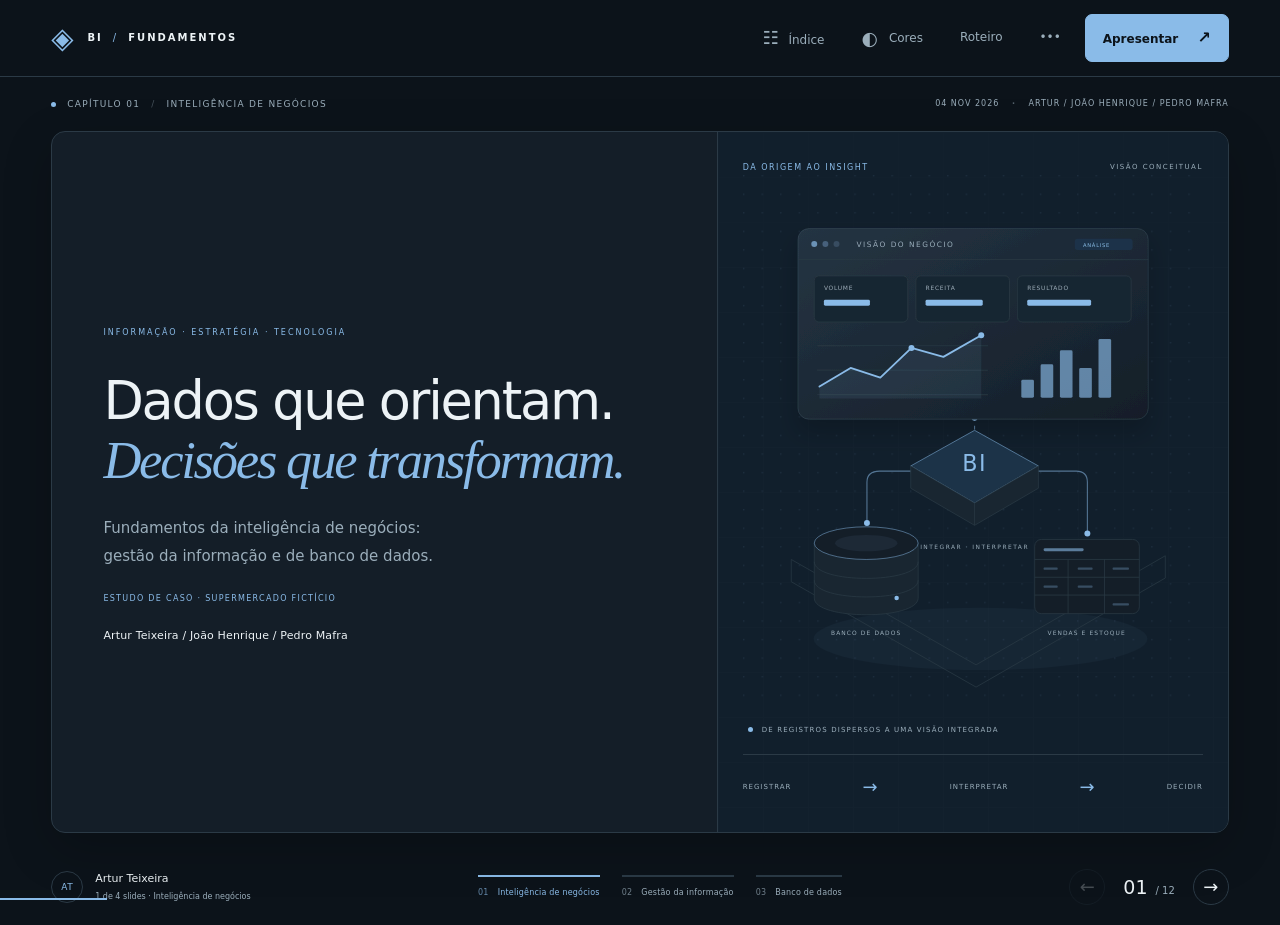
<file: index.html>
<!doctype html>
<html lang="pt-BR" data-theme="midnight"><head><meta charset="utf-8"><meta name="viewport" content="width=device-width,initial-scale=1"><meta name="theme-color" content="#101820"><meta name="description" content="Inteligência de negócios, gestão da informação e banco de dados. Apresentação de Artur Teixeira, João Henrique e Pedro Mafra."><title>Da informação à decisão</title><link rel="stylesheet" href="design.css?v=36"></head><body>
<header class="app-header"><a class="brand" href="#1" aria-label="Voltar à capa"><span class="brand-icon">◈</span><span>BI<span class="brand-divider">/</span>FUNDAMENTOS</span></a><div class="header-tools"><button id="index-open" class="text-button"><span aria-hidden="true">☷</span> Índice</button><details class="theme-picker" id="theme-picker"><summary><span class="theme-symbol" aria-hidden="true">◐</span> Cores</summary><div class="theme-menu"><span>ESCOLHA O TEMA</span><button data-theme="midnight"><i class="swatch blue"></i><span>Azul noturno<small>Contraste e foco</small></span></button><button data-theme="paper"><i class="swatch white"></i><span>Claro editorial<small>Leve e minimalista</small></span></button><button data-theme="forest"><i class="swatch green"></i><span>Verde profundo<small>Sóbrio e natural</small></span></button><button data-theme="violet"><i class="swatch purple"></i><span>Violeta<small>Contemporâneo</small></span></button></div></details><button id="notes-button" class="text-button" aria-pressed="false">Roteiro</button><details class="more"><summary aria-label="Mais opções">•••</summary><div class="more-menu"><button id="presenter-open">Janela do apresentador</button><button id="full-button">Tela cheia · F</button><button id="print-button">Imprimir / PDF</button><button id="glossary-open">Glossário</button></div></details><button id="present-button" class="primary-button" aria-pressed="false">Apresentar <span aria-hidden="true">↗</span></button></div></header>
<div id="presenter-launch-status" hidden>Se a janela não apareceu, <a id="presenter-link" target="_blank" rel="noopener">abra o apresentador em outra aba ↗</a>.</div><div class="chapter-bar"><div id="chapter-label"></div><span>04 NOV 2026 <b>·</b> ARTUR / JOÃO HENRIQUE / PEDRO MAFRA</span></div><main id="stage" aria-label="Slides da apresentação"></main><aside id="speaker-notes" hidden><div class="notes-heading"><span>ROTEIRO DE FALA</span><button id="notes-close" aria-label="Fechar roteiro">×</button></div><h2 id="notes-title"></h2><p id="notes-text"></p></aside>
<footer class="app-footer"><div class="presenter"><span id="avatar"></span><div><strong id="presenter-name"></strong><small id="presenter-range"></small></div></div><div class="chapter-progress" id="chapter-progress"></div><nav aria-label="Navegação"><button id="prev" aria-label="Slide anterior">←</button><span id="page-count" aria-live="polite"></span><button id="next" aria-label="Próximo slide">→</button></nav></footer><div class="reading-progress" id="reading-progress"></div>
<dialog id="index-dialog" aria-labelledby="index-title"><div class="dialog-heading"><div><span class="overline">PERCURSO DA APRESENTAÇÃO</span><h2 id="index-title">Da informação à decisão.</h2></div><button id="index-close" aria-label="Fechar índice">×</button></div><div id="index-list"></div></dialog>
<dialog id="glossary-dialog" aria-labelledby="glossary-title"><div class="dialog-heading"><div><span class="overline">MATERIAL DE APOIO</span><h2 id="glossary-title">Conceitos essenciais.</h2></div><button id="glossary-close" aria-label="Fechar glossário">×</button></div><div id="glossary-list"></div></dialog>
<script src="deck.js?v=36"></script><script src="sync.js?v=36"></script><script src="interactions.js?v=36"></script><script src="player.js?v=36"></script></body></html>
</file>
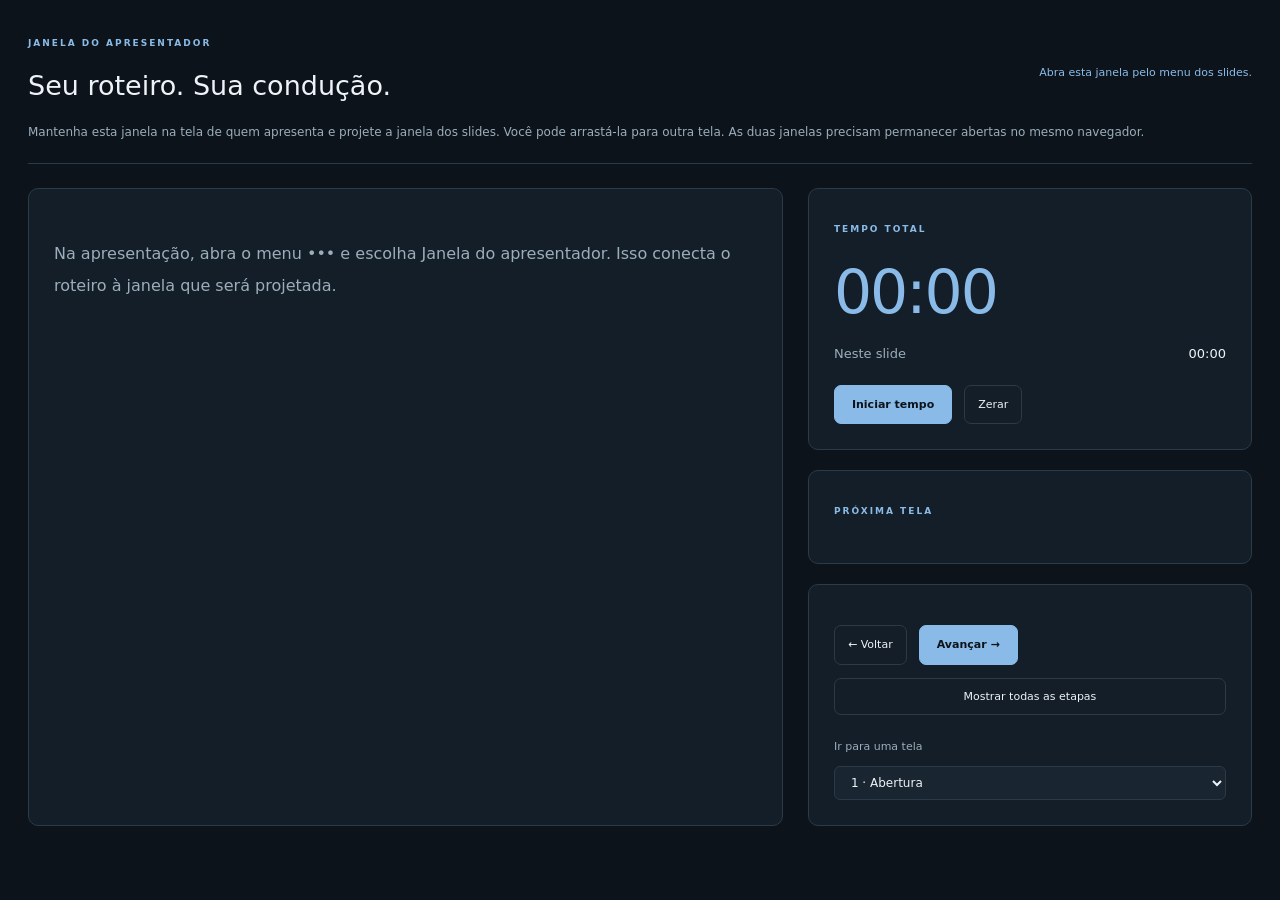
<file: presenter.html>
<!doctype html><html lang="pt-BR" data-theme="midnight"><head><meta charset="utf-8"><meta name="viewport" content="width=device-width,initial-scale=1"><title>Apresentador · Fundamentos de BI</title><link rel="stylesheet" href="design.css?v=36"></head><body class="presenter-console"><header class="console-header"><div><span class="overline">JANELA DO APRESENTADOR</span><h1>Seu roteiro. Sua condução.</h1></div><span id="connection-status" role="status">Aguardando a apresentação…</span></header><p class="console-help">Mantenha esta janela na tela de quem apresenta e projete a janela dos slides. Você pode arrastá-la para outra tela. As duas janelas precisam permanecer abertas no mesmo navegador.</p><main class="console-layout"><section class="console-notes"><div class="console-slide-heading"><span id="console-count" class="overline"></span><strong id="console-speaker"></strong></div><h2 id="console-title"></h2><p id="console-notes"></p></section><aside class="console-aside"><section class="timer-card"><span class="overline">TEMPO TOTAL</span><strong id="total-clock">00:00</strong><div class="slide-clock-row"><span>Neste slide</span><b id="slide-clock">00:00</b></div><p id="suggested-time"></p><div><button id="timer-toggle" class="primary-button">Iniciar tempo</button><button id="timer-reset">Zerar</button></div></section><section class="next-card"><span class="overline">PRÓXIMA TELA</span><h3 id="next-title"></h3><p id="next-intro"></p></section><section class="console-controls"><span id="console-step"></span><div><button id="console-prev">← Voltar</button><button id="console-next" class="primary-button">Avançar →</button></div><button id="console-reveal">Mostrar todas as etapas</button><label for="slide-jump">Ir para uma tela</label><select id="slide-jump"></select></section></aside></main><script src="deck.js?v=36"></script><script src="sync.js?v=36"></script><script src="presenter.js?v=36"></script></body></html>
</file>
<file: design.css>
:root{color-scheme:dark;--bg:#0c131a;--surface:#141e28;--surface2:#192631;--line:#2b3a46;--text:#edf3f6;--muted:#9baebb;--accent:#8abbe8;--accent-soft:#1c3348;--art:#111f2c;--warning:#e0b991;--shadow:#0003;--serif:Georgia,'Times New Roman',serif}html[data-theme="paper"]{color-scheme:light;--bg:#eeeee9;--surface:#fafaf6;--surface2:#f0f1e9;--line:#d5d9ce;--text:#22332e;--muted:#61736a;--accent:#366e57;--accent-soft:#e4eddf;--art:#e9ede2;--warning:#9b573a;--shadow:#23322809}html[data-theme="forest"]{--bg:#0b1714;--surface:#13241e;--surface2:#1b3026;--line:#30493b;--text:#ecf3e6;--muted:#a0b7a6;--accent:#b9d39c;--accent-soft:#2c432c;--art:#10241b;--warning:#e7bd92;--shadow:#0003}html[data-theme="violet"]{--bg:#14121d;--surface:#201b2c;--surface2:#2a2339;--line:#40364f;--text:#f1edf7;--muted:#b6a9c9;--accent:#c4aff0;--accent-soft:#3c2f53;--art:#21172f;--warning:#e3ba9e;--shadow:#0003}*{box-sizing:border-box}body{margin:0;background:var(--bg);color:var(--text);font:16px/1.6 'Segoe UI',system-ui,sans-serif}button,select{font:inherit}button,summary,select,a{touch-action:manipulation}button{cursor:pointer;background:transparent;color:var(--text);border:1px solid var(--line);border-radius:7px;padding:9px 13px;transition:background .2s,border-color .2s}button:hover{background:var(--surface2);border-color:var(--accent)}button:focus-visible,summary:focus-visible,a:focus-visible,select:focus-visible{outline:2px solid var(--accent);outline-offset:4px}button:disabled{opacity:.25;cursor:default}a{color:var(--accent);text-underline-offset:4px}.app-header{height:77px;padding:0 4vw;display:flex;align-items:center;justify-content:space-between;gap:18px;border-bottom:1px solid var(--line);background:var(--bg);position:relative;z-index:20}.brand{display:flex;align-items:center;gap:12px;color:var(--text);text-decoration:none;font-size:10px;font-weight:650;letter-spacing:2px}.brand-icon{font-size:29px;color:var(--accent)}.brand-divider{color:var(--accent);padding:0 10px;font-weight:400}.header-tools{display:flex;align-items:center;gap:12px}.text-button{border:0;color:var(--muted);font-size:12px}.text-button>span{font-size:18px;margin-right:6px}.primary-button{color:var(--bg);background:var(--accent);border-color:var(--accent);font-size:12px;font-weight:650;padding:10px 17px}.primary-button span{margin-left:15px;font-size:16px}.primary-button:hover{color:var(--text);background:var(--surface2)}details.theme-picker,details.more{position:relative}summary{cursor:pointer}.theme-picker>summary,.more>summary{list-style:none;color:var(--muted);font-size:12px;padding:9px 12px;border-radius:7px}.theme-picker>summary::-webkit-details-marker,.more>summary::-webkit-details-marker{display:none}.theme-picker>summary:hover,.more>summary:hover{background:var(--surface2)}.theme-symbol{font-size:19px;vertical-align:middle;margin-right:7px}.theme-menu,.more-menu{position:absolute;right:0;top:45px;width:240px;background:var(--surface);border:1px solid var(--line);box-shadow:0 18px 45px var(--shadow);padding:12px;border-radius:12px;z-index:25}.theme-menu>span{font-size:9px;letter-spacing:1.5px;color:var(--muted);display:block;padding:5px 9px 12px}.theme-menu button{display:flex;gap:14px;align-items:center;width:100%;border:1px solid transparent;text-align:left;padding:12px 9px;font-size:13px}.theme-menu button[aria-pressed="true"]{background:var(--surface2);border-color:var(--line)}.theme-menu small{font-size:10px;display:block;color:var(--muted)}.swatch{width:27px;height:27px;border:1px solid #ffffff25;border-radius:50%;display:inline-block;flex-shrink:0}.swatch.blue{background:#8abbe8;box-shadow:inset 9px 0 #172b3f}.swatch.white{background:#f4f3e8;box-shadow:inset 9px 0 #547765;border-color:#a3b09b}.swatch.green{background:#bbd49f;box-shadow:inset 9px 0 #233c2b}.swatch.purple{background:#c4aff0;box-shadow:inset 9px 0 #3a2850}.more-menu{width:190px;display:flex;flex-direction:column;gap:5px}.more-menu button{border:0;text-align:left;font-size:12px}.chapter-bar{display:flex;justify-content:space-between;align-items:center;gap:16px;padding:20px 4vw;font-size:9px;letter-spacing:1.3px;color:var(--muted)}#chapter-label{display:flex;align-items:center;gap:11px;text-transform:uppercase}#chapter-label b{font-weight:400;opacity:.4}.chapter-dot{height:5px;width:5px;background:var(--accent);border-radius:50%}.chapter-bar>span{font-size:8px;letter-spacing:1px}.chapter-bar>span b{padding:0 9px;opacity:.5}#stage{margin:0 4vw 22px;min-height:calc(100vh - 247px)}.slide{position:relative;background:var(--surface);border:1px solid var(--line);border-radius:14px;min-height:calc(100vh - 247px);padding:36px clamp(28px,4vw,64px) 30px;box-shadow:0 16px 50px var(--shadow);animation:reveal .28s ease}.slide-heading{display:flex;align-items:center;justify-content:space-between;gap:15px}.overline{font-size:9px;font-weight:650;text-transform:uppercase;letter-spacing:2px;color:var(--accent)}.slide-chapter{font-family:var(--serif);font-size:23px;line-height:1;color:var(--muted);opacity:.5}.slide-title{font-size:clamp(32px,3.4vw,54px);font-weight:500;letter-spacing:-1.8px;line-height:1.12;margin:22px 0 16px;max-width:1100px}.slide-title em,.cover h1 em{font-family:var(--serif);font-weight:400;color:var(--accent)}.slide-intro{font-size:16px;line-height:1.7;color:var(--muted);margin:0 0 27px;max-width:1050px}h1,h2,h3,p{margin-top:0}h3{font-size:19px;line-height:1.35;font-weight:600;letter-spacing:-.3px}small{color:var(--muted);font-size:11px}.cards{display:grid;gap:22px;margin:24px 0}.cols-3{grid-template-columns:repeat(3,minmax(0,1fr))}.cards article{border:1px solid var(--line);background:var(--surface2);padding:25px 24px 22px;border-radius:10px;min-width:0}.card-index{font-size:10px;color:var(--accent);letter-spacing:1px;display:block;margin-bottom:25px}.cards h3{font-size:23px;font-weight:500;margin-bottom:14px}.cards p{font-size:15px;color:var(--muted);line-height:1.8;margin-bottom:0}.card-foot{font-size:12px;color:var(--accent);line-height:1.8;margin-top:23px;padding-top:15px;border-top:1px solid var(--line)}.insight{border-left:2px solid var(--accent);padding:10px 0 10px 21px;margin-top:28px;display:grid;grid-template-columns:140px 1fr;gap:16px;align-items:start}.insight>span{color:var(--accent);font-size:9px;letter-spacing:1.4px;font-weight:650;line-height:2}.insight p{color:var(--muted);font-size:14px;line-height:1.8;margin:0}.pipeline{display:grid;grid-template-columns:repeat(5,minmax(0,1fr));border:1px solid var(--line);border-radius:10px;overflow:hidden;margin:27px 0}.pipeline article{padding:24px 18px;background:var(--surface2);border-right:1px solid var(--line)}.pipeline article:last-child{border-right:0}.pipeline b{display:block;font-size:10px;font-weight:500;letter-spacing:1px;color:var(--accent);margin-bottom:25px}.pipeline h3{font-size:19px;font-weight:500;margin-bottom:12px}.pipeline p{font-size:13px;color:var(--muted);line-height:1.8;margin:0}.split-notes{display:grid;grid-template-columns:1fr 1fr;gap:36px;margin:30px 0 0}.split-notes>div{border-top:1px solid var(--line);padding-top:18px}.split-notes h3{font-size:17px;margin-bottom:10px}.split-notes p{font-size:14px;color:var(--muted);line-height:1.8;margin:0}.definition{display:grid;grid-template-columns:145px 1fr;gap:20px;padding:23px 26px;background:var(--accent-soft);border-radius:9px;margin:25px 0}.definition span{font-size:9px;letter-spacing:1.5px;color:var(--accent);padding-top:7px}.definition p{font-size:25px;font-weight:400;line-height:1.5;margin:0;max-width:900px}.cover{padding:0;overflow:hidden}.cover-layout{display:grid;grid-template-columns:1.3fr 1fr;min-height:calc(100vh - 247px)}.cover-copy{padding:45px clamp(30px,4vw,64px) 35px;display:flex;flex-direction:column;align-items:flex-start;justify-content:center}.cover-tag{font-size:8px;letter-spacing:2px;color:var(--accent);margin-bottom:32px}.cover h1{font-size:clamp(39px,4.1vw,68px);font-weight:500;letter-spacing:-2.2px;line-height:1.12;margin:0 0 24px}.cover-subtitle{font-size:15px;line-height:1.9;color:var(--muted);margin:0 0 35px}.cover-people{font-size:11px;color:var(--text);letter-spacing:.15px;line-height:1.9}.cover-date{font-size:8px;letter-spacing:1.4px;color:var(--accent);margin-top:20px}.cover-date span{display:block;color:var(--muted);margin-top:7px}.cover-art{background:var(--art);position:relative;display:flex;flex-direction:column;justify-content:space-between;padding:30px;border-left:1px solid var(--line);min-width:0}.cover-art:before{content:'';position:absolute;inset:0;background-image:linear-gradient(var(--line) 1px,transparent 1px),linear-gradient(90deg,var(--line) 1px,transparent 1px);background-size:45px 45px;opacity:.16;pointer-events:none}.art-top{display:flex;justify-content:space-between;gap:12px;position:relative;font-size:8px;letter-spacing:1.5px;color:var(--accent)}.art-top i{font-style:normal;color:var(--muted);font-size:7px}.data-orbit{width:100%;aspect-ratio:1;position:relative;margin:auto;max-width:430px}.orbit{position:absolute;border:1px solid var(--line);border-radius:50%;inset:13%}.o2{inset:25%;border-style:dashed;transform:rotate(-20deg)}.o3{inset:0;opacity:.5}.core{position:absolute;inset:32%;border:1px solid var(--accent);background:var(--accent-soft);border-radius:50%;display:flex;flex-direction:column;align-items:center;justify-content:center;font-size:clamp(35px,4vw,64px);font-weight:300;letter-spacing:-2px;box-shadow:0 0 60px color-mix(in srgb,var(--accent) 8%,transparent)}.core small{font-size:5px;letter-spacing:1px;color:var(--accent);margin-top:0}.node{position:absolute;background:var(--surface);border:1px solid var(--line);padding:9px 14px;border-radius:5px;font-size:8px;letter-spacing:1px;color:var(--muted)}.n1{left:0;top:28%}.n2{right:0;top:34%}.n3{left:10%;bottom:20%}.n4{right:12%;bottom:11%}.art-bottom{position:relative;display:flex;align-items:center;justify-content:space-between;font-size:7px;letter-spacing:1px;color:var(--muted);padding-top:20px}.art-bottom b{font-weight:400;color:var(--accent);font-size:18px}.quality-grid{display:grid;grid-template-columns:repeat(3,1fr);gap:18px}.quality-grid article{display:flex;gap:17px;border-top:1px solid var(--line);padding:23px 0}.quality-grid article>span{font-size:10px;color:var(--accent);padding-top:3px}.quality-grid h3{font-size:21px;font-weight:500;margin-bottom:12px}.quality-grid p{color:var(--muted);font-size:14px;line-height:1.8;margin:0}.case-split{display:grid;grid-template-columns:1fr 1.3fr;gap:55px;margin:26px 0}.number-feature{padding:28px;background:var(--accent-soft);border:1px solid var(--line);border-radius:10px}.number-feature>span{font-size:9px;letter-spacing:1.5px;color:var(--accent)}.number-feature strong{display:block;font-size:115px;letter-spacing:-7px;font-weight:400;line-height:1.25;color:var(--accent)}.number-feature strong em{font-size:65px;font-style:normal;letter-spacing:-3px}.number-feature p{color:var(--text);font-size:18px;max-width:270px;margin:5px 0 13px}.error-list{display:flex;flex-direction:column;justify-content:space-around;gap:18px}.error-list article{display:flex;gap:23px}.error-list b{font-size:11px;color:var(--accent);font-weight:500;padding-top:4px}.error-list h3{font-size:23px;font-weight:500;margin:0 0 10px}.error-list p{font-size:14px;color:var(--muted);line-height:1.8;margin:0}.practice-list{display:grid;grid-template-columns:1fr 1fr;gap:24px 35px;margin:27px 0}.practice-list article{display:grid;grid-template-columns:35px 1fr;gap:4px 15px;border-top:1px solid var(--line);padding-top:22px}.practice-list span{font-size:10px;color:var(--accent);grid-row:1/3;padding-top:5px}.practice-list h3{font-size:22px;font-weight:500;margin:0 0 10px}.practice-list p{font-size:14px;color:var(--muted);line-height:1.8;margin:0}.comparison{display:grid;grid-template-columns:1fr 1fr;gap:24px;margin:25px 0}.comparison article{background:var(--surface2);border:1px solid var(--line);border-radius:10px;padding:28px}.comparison article>span{font-size:9px;letter-spacing:1.6px;color:var(--accent)}.comparison h3{font-size:27px;font-weight:500;margin:24px 0 14px}.comparison p{color:var(--muted);font-size:15px;line-height:1.8}.comparison blockquote{font-family:var(--serif);font-style:italic;color:var(--accent);font-size:22px;margin:22px 0 0}.schema{display:grid;grid-template-columns:1fr 60px 1.3fr 60px 1fr;align-items:center;margin:28px 0}.schema article{border:1px solid var(--line);border-radius:8px;background:var(--surface2);align-self:stretch;overflow:hidden}.schema h3{padding:17px 20px;font-size:11px;letter-spacing:1px;margin:0;background:var(--accent-soft);color:var(--accent);border-bottom:1px solid var(--line)}.schema p{font-size:13px;line-height:1.7;padding:7px 18px;margin:0;border-bottom:1px solid var(--line);color:var(--muted)}.schema p:last-child{border-bottom:0}.schema b{font-size:9px;color:var(--accent);margin-right:8px}.relation{font-size:11px;color:var(--accent);text-align:center}.sql-layout{display:grid;grid-template-columns:1.25fr 1fr;gap:32px;align-items:start;margin:27px 0}.sql-layout pre{font:14px/2 Consolas,monospace;background:var(--art);padding:25px;border:1px solid var(--line);border-radius:10px;overflow:auto;margin:0}.sql-layout pre>span{display:block;font:8px/1.5 'Segoe UI',sans-serif;letter-spacing:2px;color:var(--muted);margin-bottom:23px}.sql-layout code{color:var(--text)}.sql-layout code b{font-weight:400;color:var(--accent)}.query-result{padding-top:12px}.query-result>span{font-size:9px;letter-spacing:1.7px;color:var(--accent)}table{width:100%;border-collapse:collapse;margin:21px 0;font-size:15px}td,th{padding:12px 5px;border-bottom:1px solid var(--line);text-align:left}td:last-child,th:last-child{text-align:right}th{font-weight:500;color:var(--muted);font-size:11px}td{color:var(--text)}.demo-heading{display:flex;align-items:center;gap:12px;padding-bottom:20px;border-bottom:1px solid var(--line)}.demo-heading>span{font-size:8px;letter-spacing:1.5px;color:var(--accent);margin-right:auto}.demo-heading label{font-size:11px;color:var(--muted)}select{background:var(--surface2);border:1px solid var(--line);color:var(--text);padding:8px 12px;border-radius:6px;font-size:12px}.demo-grid{display:grid;grid-template-columns:1.4fr 1fr;margin:22px 0 0;gap:40px}.chart-panel h3{font-size:14px;color:var(--muted);font-weight:500}.bar{display:grid;grid-template-columns:65px 1fr 35px;gap:14px;align-items:center;font-size:12px;margin:19px 0}.bar>span{color:var(--muted)}.bar>strong{font-weight:500;color:var(--accent);font-size:13px}.bar-track{height:18px;background:var(--surface2);border-radius:3px;overflow:hidden}.bar-track i{display:block;height:100%;background:var(--accent);opacity:.8;border-radius:3px;transition:width .3s}.volume-panel{border-left:1px solid var(--line);padding-left:35px;display:flex;flex-direction:column;justify-content:center}.volume-panel>span{font-size:8px;letter-spacing:1.7px;color:var(--muted)}.volume-panel>strong{font-size:64px;color:var(--accent);letter-spacing:-3px;font-weight:400;line-height:1.3;margin:8px 0}.volume-panel p{color:var(--muted);font-size:12px;margin:0}.finance-grid{display:grid;grid-template-columns:repeat(3,1fr);gap:20px;margin-top:26px}.finance-grid article{border-top:1px solid var(--line);padding:18px 0}.finance-grid span{font-size:10px;color:var(--muted);display:block}.finance-grid strong{font-size:29px;font-weight:400;color:var(--accent);display:block;margin:7px 0}.finance-grid small{font-size:10px}.demo-footnote{font-size:10px;color:var(--muted);padding-top:15px;border-top:1px solid var(--line);line-height:1.8;margin:0}.outcome{display:grid;grid-template-columns:repeat(3,1fr);gap:25px;margin:27px 0}.outcome article{background:var(--surface2);border:1px solid var(--line);border-radius:10px;padding:27px 24px}.outcome span{font-size:8px;letter-spacing:1.3px;color:var(--muted)}.outcome strong{display:block;font-weight:400;font-size:52px;letter-spacing:-2px;color:var(--accent);margin:13px 0}.outcome p{font-size:12px;color:var(--muted);margin:0}.outcome .warning strong{color:var(--warning)}.decision-path{padding-top:15px}.decision-path h3{font-size:15px;font-weight:500;margin-bottom:15px}.decision-path>div{display:flex;flex-wrap:wrap;gap:10px}.decision-path span{font-size:11px;color:var(--muted);border:1px solid var(--line);padding:8px 12px;border-radius:5px}.closing{background:var(--accent-soft);border-radius:9px;padding:22px 26px;margin-top:23px}.closing>span{font-size:8px;letter-spacing:2px;color:var(--accent)}.closing h3{font:italic 25px/1.5 var(--serif);margin:10px 0 0;max-width:900px}.sources{margin:20px 0 0;font-size:12px;color:var(--muted)}.sources summary{font-size:11px;color:var(--accent)}.sources ol{line-height:2.2;font-size:13px;padding-left:22px}.sources small{font-size:10px}.app-footer{display:flex;justify-content:space-between;align-items:center;gap:25px;padding:14px 4vw 20px}.presenter{display:flex;gap:12px;align-items:center;min-width:190px}.presenter>span{width:32px;height:32px;border:1px solid var(--line);border-radius:50%;display:flex;align-items:center;justify-content:center;font-size:9px;color:var(--accent);letter-spacing:.5px}.presenter strong{display:block;font-size:11px;font-weight:500}.presenter small{display:block;font-size:8px;margin-top:3px}.chapter-progress{display:flex;gap:22px}.chapter-progress button{border:0;border-top:2px solid var(--line);border-radius:0;padding:10px 0 0;font-size:8px;letter-spacing:.2px;color:var(--muted);background:none}.chapter-progress button.active{border-color:var(--accent);color:var(--accent)}.chapter-progress button>span{padding-right:9px;opacity:.7}.app-footer nav{display:flex;gap:18px;align-items:center}.app-footer nav button{width:36px;height:36px;padding:0;font-size:18px;border-radius:50%}#page-count{display:flex;gap:8px;align-items:baseline;font-size:10px;color:var(--muted);font-variant-numeric:tabular-nums}#page-count strong{font-size:19px;color:var(--text);font-weight:400}.reading-progress{position:fixed;bottom:0;left:0;height:2px;background:var(--accent);transition:width .3s;z-index:30}#speaker-notes{background:var(--surface);border:1px solid var(--line);border-radius:12px;margin:0 4vw 25px;padding:30px 40px}#speaker-notes[hidden]{display:none}.notes-heading{display:flex;justify-content:space-between;align-items:center}.notes-heading>span{font-size:9px;color:var(--accent);letter-spacing:2px}.notes-heading button{font-size:20px;border:0;padding:0 5px}#notes-title{font-size:20px;font-weight:500;margin:15px 0 20px}#notes-text{white-space:pre-line;font-size:16px;line-height:2;color:var(--muted);margin:0;max-width:1100px}dialog{background:var(--surface);color:var(--text);border:1px solid var(--line);border-radius:16px;padding:30px;width:min(1050px,92vw);max-height:85vh;overflow:auto}dialog::backdrop{background:#0009;backdrop-filter:blur(8px)}.dialog-heading{display:flex;justify-content:space-between;align-items:flex-start;gap:20px;margin-bottom:30px}.dialog-heading h2{font:italic 32px/1.25 var(--serif);margin:12px 0 0;font-weight:400}.dialog-heading button{border:0;font-size:23px;line-height:1;padding:5px 10px}#index-list{display:grid;grid-template-columns:repeat(3,1fr);gap:25px}#index-list h3{font-size:12px;font-weight:500;line-height:1.7;color:var(--accent);min-height:50px}#index-list h3 small{font-size:10px;display:block;margin-top:5px}#index-list button{width:100%;display:flex;align-items:center;gap:10px;text-align:left;border:0;border-top:1px solid var(--line);border-radius:0;font-size:11px;padding:13px 2px;color:var(--muted)}#index-list button>span{font-size:9px;color:var(--accent)}#index-list button>i{font-style:normal;margin-left:auto;opacity:.6}#index-list button[aria-current="step"]{color:var(--accent);background:var(--accent-soft)}#glossary-list{display:grid;grid-template-columns:1fr 1fr;gap:18px}#glossary-list article{border-top:1px solid var(--line);padding:18px 0}#glossary-list h3{font-size:18px;color:var(--accent)}#glossary-list p{font-size:14px;line-height:1.8;color:var(--muted);margin:0}.print-notes{display:none}.presentation-mode .chapter-bar,.presentation-mode .chapter-progress,.presentation-mode #index-open,.presentation-mode .more{display:none}.presentation-mode .app-header{height:65px}.presentation-mode #stage{margin-top:22px}.presentation-mode .slide,.presentation-mode .cover-layout{min-height:calc(100vh - 175px)}.presentation-mode .slide-title{font-size:clamp(36px,4vw,65px)}.presentation-mode .slide-intro{font-size:18px}.presentation-mode .cards p{font-size:17px}@keyframes reveal{from{opacity:0;transform:translateY(7px)}to{opacity:1;transform:none}}@media(min-width:1700px){#stage{max-width:1600px;margin-left:auto;margin-right:auto}.slide{padding:44px 65px}.slide-intro{font-size:18px}.cards p{font-size:17px}.pipeline p{font-size:15px}.cover h1{font-size:76px}.cover-copy{padding:60px 65px}.cover-subtitle{font-size:18px}.data-orbit{max-width:470px}.cover-tag{font-size:10px}.cover-people{font-size:13px}.cover-date{font-size:10px}.art-top{font-size:10px}.art-top i{font-size:8px}.node{font-size:10px}.core small{font-size:7px}.cover-art{padding:38px}.art-bottom{font-size:9px}.slide-title{font-size:60px}.finance-grid strong{font-size:34px}.volume-panel>strong{font-size:80px}.outcome strong{font-size:68px}}@media(max-width:1150px){.app-header{padding:0 25px}.chapter-bar{padding:18px 25px}.chapter-bar>span{display:none}#stage{margin:0 25px 20px}.slide{padding:30px}.chapter-progress{display:none}.app-footer{padding:12px 25px 20px}.cover{padding:0}.cover-copy{padding:35px}.cover h1{font-size:44px}.cover-art{padding:25px}.core small{font-size:4px}.node{font-size:6px;padding:7px 9px}.cards{gap:15px}.cards article{padding:22px 18px}.cards h3{font-size:21px}.pipeline article{padding:20px 12px}.pipeline h3{font-size:16px}.pipeline p{font-size:12px}.insight{grid-template-columns:110px 1fr}.schema{grid-template-columns:1fr 40px 1.3fr 40px 1fr}.schema p{font-size:11px;padding:8px 12px}.schema h3{font-size:9px;padding:15px 12px}.sql-layout{gap:22px}.sql-layout pre{font-size:12px}.outcome strong{font-size:44px}.outcome article{padding:22px 18px}.quality-grid{gap:16px}.cover-people{font-size:10px}}
@media(max-width:760px){.app-header{height:auto;min-height:70px;padding:14px 18px;gap:12px;align-items:flex-start}.brand{font-size:8px;letter-spacing:1px;gap:7px;margin-top:6px}.brand-icon{font-size:23px}.brand-divider{padding:0 5px}.header-tools{gap:3px;flex-wrap:wrap;justify-content:flex-end;max-width:65%}.text-button,.theme-picker>summary,.more>summary{font-size:10px;padding:7px}.primary-button{font-size:10px;padding:8px 10px}.primary-button span{margin-left:6px;font-size:12px}#index-open>span{display:none}.theme-symbol{font-size:14px;margin-right:3px}.chapter-bar{padding:15px 18px;font-size:8px;letter-spacing:.6px}#chapter-label{gap:7px}#stage{margin:0 12px 16px;min-height:0}.slide{min-height:0;border-radius:10px;padding:25px 22px}.slide-title{font-size:33px;letter-spacing:-1.2px;line-height:1.15;margin:22px 0 15px}.slide-intro{font-size:14px;margin-bottom:22px}.overline{font-size:8px;letter-spacing:1.2px}.slide-chapter{font-size:20px}.cards,.cols-3,.quality-grid,.practice-list,.comparison,.case-split,.sql-layout,.outcome,.finance-grid{grid-template-columns:1fr}.cards{gap:12px}.cards article{padding:23px}.card-index{margin-bottom:16px}.cards h3{font-size:24px}.cards p{font-size:15px}.card-foot{margin-top:18px}.insight{grid-template-columns:1fr;gap:8px;padding-left:17px;margin-top:23px}.insight p{font-size:13px}.pipeline{grid-template-columns:1fr}.pipeline article{border-right:0;border-bottom:1px solid var(--line);display:grid;grid-template-columns:28px 1fr;gap:7px 15px;padding:20px}.pipeline article:last-child{border-bottom:0}.pipeline b{grid-row:1/3;margin:3px 0 0}.pipeline h3{font-size:20px;margin:0}.pipeline p{font-size:14px;grid-column:2}.split-notes{grid-template-columns:1fr;gap:24px}.definition{grid-template-columns:1fr;padding:21px;gap:12px}.definition p{font-size:23px}.cover{padding:0}.cover-layout{grid-template-columns:1fr;min-height:0}.cover-copy{padding:33px 25px}.cover-tag{font-size:7px;letter-spacing:1.2px;margin-bottom:30px}.cover h1{font-size:42px;letter-spacing:-1.5px}.cover-subtitle{font-size:14px;margin-bottom:26px}.cover-people{font-size:10px}.cover-date{font-size:8px}.cover-art{border-left:0;border-top:1px solid var(--line);padding:22px}.data-orbit{max-width:270px;margin:20px auto}.core{font-size:44px}.core small{font-size:4px}.art-top{font-size:8px}.node{font-size:7px}.art-bottom{font-size:7px}.quality-grid{gap:0}.quality-grid h3{font-size:22px}.case-split{gap:28px}.number-feature strong{font-size:95px}.error-list{gap:26px}.practice-list{gap:22px}.comparison article{padding:24px}.schema{grid-template-columns:1fr}.schema h3{font-size:12px;padding:17px 20px}.schema p{font-size:14px;padding:9px 20px}.relation{padding:12px}.sql-layout pre{font-size:12px;padding:20px;line-height:2}.demo-heading{flex-wrap:wrap;gap:9px}.demo-heading>span{width:100%;margin-bottom:5px}.demo-grid{grid-template-columns:1fr;gap:25px}.volume-panel{border-left:0;border-top:1px solid var(--line);padding:22px 0 0}.volume-panel>strong{font-size:63px}.finance-grid{gap:0;margin-top:25px}.finance-grid article{display:grid;grid-template-columns:1fr auto;align-items:center;gap:4px}.finance-grid strong{margin:0;font-size:27px}.finance-grid small{grid-column:1/-1}.outcome{gap:13px}.outcome article{padding:23px}.outcome strong{font-size:55px;margin:7px 0}.decision-path>div{gap:8px}.closing{padding:22px}.closing h3{font-size:24px}.app-footer{padding:7px 18px 20px;gap:12px}.presenter{min-width:0;gap:8px}.presenter>span{width:27px;height:27px;font-size:8px}.presenter strong{font-size:10px}.presenter small{font-size:7px;max-width:150px}.app-footer nav{gap:10px}.app-footer nav button{width:30px;height:30px;font-size:16px}#page-count{font-size:9px;gap:5px}#page-count strong{font-size:16px}#speaker-notes{margin:0 12px 20px;padding:23px}#notes-title{font-size:18px}#notes-text{font-size:14px;line-height:1.9}dialog{padding:23px;border-radius:12px}#index-list,#glossary-list{grid-template-columns:1fr}.dialog-heading h2{font-size:27px}#index-list h3{min-height:0}#index-list button{font-size:13px}.presentation-mode .slide{min-height:0}.presentation-mode .slide-title{font-size:35px}.presentation-mode .slide-intro{font-size:15px}.presentation-mode .cards p{font-size:15px}.theme-menu{right:-45px}.more-menu{right:-25px}.sources ol{font-size:12px}}
@media(prefers-reduced-motion:reduce){*{animation:none!important;transition:none!important}}
@media print{html{color-scheme:light;--bg:#fff!important;--surface:#fff!important;--surface2:#f4f5f6!important;--line:#ccc!important;--text:#172a32!important;--muted:#465b63!important;--accent:#285e77!important;--accent-soft:#edf3f5!important;--art:#f0f3f5!important;--warning:#855b3c!important}body{background:white}.app-header,.chapter-bar,.app-footer,#speaker-notes,.reading-progress,dialog{display:none!important}#stage{margin:0;min-height:0}.slide,.print-slide{border:0;box-shadow:none;border-radius:0;min-height:0;break-after:page;padding:12mm;animation:none}.slide:last-child{break-after:auto}.slide-title{font-size:30px;line-height:1.15;margin:15px 0}.slide-intro{font-size:12px}.cards{gap:14px}.cards article{padding:15px}.cards h3{font-size:18px}.cards p{font-size:12px}.card-index{margin-bottom:13px}.card-foot{font-size:10px;margin-top:12px;padding-top:10px}.pipeline article{padding:14px 10px}.pipeline h3{font-size:14px}.pipeline p{font-size:10px}.insight{margin-top:15px}.insight p{font-size:11px}.definition p{font-size:20px}.quality-grid h3{font-size:17px}.quality-grid p{font-size:11px}.schema p{font-size:11px}.schema h3{font-size:10px}.outcome strong{font-size:38px}.outcome article{padding:18px}.comparison h3{font-size:21px}.comparison p{font-size:12px}.demo-grid{grid-template-columns:1.4fr 1fr}.finance-grid{grid-template-columns:repeat(3,1fr)}.print-notes{display:block;border-top:1px solid #aaa;padding-top:15px;margin-top:22px;font-size:10px;line-height:1.7;color:#465b63}.sql-layout{grid-template-columns:1.25fr 1fr}.sql-layout pre{font-size:11px}.sources{display:block}.cards,.pipeline,.schema,.outcome,.demo-grid{break-inside:avoid}.closing h3{font-size:20px}}

/* A capa ocupa o quadro inteiro, inclusive nas telas grandes. */
.slide.cover{padding:0}.cover-layout{min-height:calc(100vh - 249px)}.presentation-mode .cover-layout{min-height:calc(100vh - 177px)}@media(max-width:760px){.cover-layout,.presentation-mode .cover-layout{min-height:0}}
/* Ilustração da capa: painel, integração e fontes em uma composição única. */
.cover-visual{position:relative;width:100%;max-width:640px;margin:auto;flex:1;display:flex;flex-direction:column;justify-content:center}.cover-visual svg{display:block;width:100%;height:auto;max-height:calc(100vh - 355px);min-height:400px;overflow:visible}.visual-caption{display:flex;align-items:center;gap:9px;color:var(--muted);font-size:7px;letter-spacing:1.15px;padding:14px 5px 4px;line-height:1.8}.visual-status{height:5px;width:5px;border-radius:50%;background:var(--accent);flex-shrink:0}.cover-art{padding:30px 25px}.cover-art:before{opacity:.08}.art-top{z-index:1}.art-bottom{margin-top:14px;padding-top:18px;border-top:1px solid var(--line)}.support-section{display:grid;grid-template-columns:1fr 1fr;gap:32px;margin-top:30px;padding-top:24px;border-top:1px solid var(--line)}.support-section article{min-width:0;position:relative;padding-left:17px;border-left:1px solid color-mix(in srgb,var(--accent) 45%,var(--line))}.support-section h3{color:var(--text);font-size:15px;line-height:1.4;font-weight:500;margin:0 0 12px;letter-spacing:0}.support-section p{font-size:13px;line-height:1.9;color:var(--muted);margin:0}.slide-intro{max-width:1100px}.slide-body .cards p{line-height:1.85}.presentation-mode .support-section p{font-size:14px}.presentation-mode .support-section h3{font-size:16px}@media(min-width:1700px){.cover-art{padding:38px 30px}.cover-visual svg{max-height:calc(100vh - 355px)}.support-section p{font-size:15px}.support-section h3{font-size:17px}.visual-caption{font-size:8px}.support-section{gap:42px;margin-top:32px;padding-top:27px}}@media(max-width:1150px){.cover-art{padding:25px 18px}.cover-visual svg{min-height:350px}.visual-caption{font-size:6px;letter-spacing:.6px}.support-section{gap:24px}.support-section p{font-size:13px}.support-section h3{font-size:15px}}@media(max-width:760px){.cover-art{padding:25px 20px}.cover-visual{max-width:420px;margin:12px auto}.cover-visual svg{min-height:0;max-height:none}.visual-caption{font-size:7px;letter-spacing:.5px}.support-section{grid-template-columns:1fr;gap:24px;margin-top:25px;padding-top:23px}.support-section p,.presentation-mode .support-section p{font-size:14px;line-height:1.9}.support-section h3{font-size:17px}.art-bottom{margin-top:10px}}@media print{.support-section{margin-top:18px;padding-top:16px;gap:24px;break-inside:avoid}.support-section h3{font-size:13px}.support-section p{font-size:11px;line-height:1.7}.cover-visual{display:none}.slide-title{font-size:29px}}
/* Interações didáticas e consulta de conceitos. */
.term-strip{display:flex;gap:9px;align-items:center;flex-wrap:wrap;margin:-8px 0 24px}.term-strip>span{font-size:8px;letter-spacing:1.5px;color:var(--muted);margin-right:5px}.term{position:relative}.term summary{list-style:none;font-size:11px;color:var(--accent);border-bottom:1px dotted var(--accent);padding:2px 0;cursor:help}.term summary::-webkit-details-marker{display:none}.term sup{font-size:8px;padding-left:3px}.term>p{position:absolute;z-index:15;top:25px;left:0;width:240px;border:1px solid var(--line);background:var(--surface2);color:var(--text);box-shadow:0 8px 25px var(--shadow);padding:15px;border-radius:8px;font-size:13px;line-height:1.8;margin:0}.term[open] summary{color:var(--text)}.reveal-tools{display:flex;justify-content:flex-end;gap:10px;align-items:center;margin:0 0 15px}.reveal-tools>span{font-size:10px;color:var(--muted);margin-right:auto}.reveal-tools button{font-size:10px;padding:6px 10px}.reveal-pending{visibility:hidden;pointer-events:none}.pipeline article:not(.reveal-pending),.schema article:not(.reveal-pending){animation:reveal .3s ease}.interaction-heading{display:flex;justify-content:space-between;align-items:center;gap:22px;margin:24px 0}.interaction-heading h3{font-size:21px;font-weight:500;margin:8px 0 0}.segmented{display:flex;gap:4px;background:var(--art);padding:4px;border:1px solid var(--line);border-radius:8px}.segmented button{font-size:11px;border:1px solid transparent;padding:8px 12px;white-space:nowrap}.segmented button[aria-pressed="true"]{border-color:var(--line);background:var(--accent-soft);color:var(--accent)}.error-demo-grid{display:grid;grid-template-columns:1.25fr 1fr;gap:35px}caption{text-align:left;font-size:11px;line-height:1.7;color:var(--muted);padding:0 0 12px}.error-demo table{font-size:14px}.error-demo td:last-child,.error-demo th:last-child{text-align:left}.duplicate-row{background:var(--accent-soft)}.duplicate-row td{color:var(--warning)}.error-indicators{display:grid;grid-template-columns:1fr 1fr;gap:20px;align-items:start}.error-indicators article{border-top:1px solid var(--line);padding-top:22px}.error-indicators span{font-size:8px;letter-spacing:1.2px;color:var(--muted)}.error-indicators strong{display:block;font-size:40px;font-weight:400;color:var(--accent);margin:15px 0}.error-indicators small{font-size:11px;line-height:1.8;display:block}.interaction-explanation{font-size:13px;line-height:1.9;color:var(--muted);border-left:2px solid var(--accent);padding-left:18px;margin-top:22px}.week-comparison{display:grid;grid-template-columns:1fr 1fr;gap:24px}.week-card{background:var(--surface2);border:1px solid var(--line);border-radius:10px;padding:23px 25px}.week-card[hidden]{display:none}.week-card>div{display:flex;justify-content:space-between;gap:16px;border-bottom:1px solid var(--line);padding-bottom:15px}.week-card>div>span{font-size:9px;letter-spacing:1.5px;color:var(--accent)}.week-card>div>b{font-size:11px;font-weight:400;color:var(--muted)}.week-card dl{display:grid;grid-template-columns:1fr auto;gap:13px;font-size:14px;margin:20px 0}.week-card dt{color:var(--muted)}.week-card dd{margin:0;text-align:right}.week-card .gross-value{color:var(--accent);font-size:20px}.week-card>p{font-size:10px;color:var(--muted);margin:0}.paired-chart{margin:25px 0}.paired-chart-heading{display:flex;justify-content:space-between;gap:16px;align-items:center;margin-bottom:20px}.paired-chart h3{font-size:14px;font-weight:400;margin:0}.paired-chart-heading>div{display:flex;gap:16px}.legend{font-size:9px;color:var(--muted)}.legend:before{content:'';display:inline-block;width:9px;height:9px;background:var(--accent);margin-right:6px;vertical-align:middle}.legend.one:before{opacity:.35}.legend.two:before{opacity:.9}.paired-row{display:grid;grid-template-columns:60px 1fr;gap:20px;align-items:center;margin:18px 0}.paired-row>span{font-size:11px;color:var(--muted)}.paired-bar{display:grid;grid-template-columns:1fr 30px;gap:12px;align-items:center;margin:6px 0}.paired-bar[hidden]{display:none}.paired-bar>div{height:12px;background:var(--art);border-radius:2px;overflow:hidden}.paired-bar i{display:block;height:100%;background:var(--accent);border-radius:2px}.paired-bar.week-0 i{opacity:.35}.paired-bar.week-1 i{opacity:.9}.paired-bar b{font-size:10px;font-weight:400;color:var(--muted)}.class-question{padding:26px;border:1px solid var(--line);border-radius:10px;background:var(--surface2);margin:25px 0}.class-question h3{font:italic 29px/1.5 var(--serif);font-weight:400;margin:15px 0 23px;max-width:1000px}.answer-options{display:grid;grid-template-columns:repeat(3,1fr);gap:13px}.answer-options button{font-size:13px;text-align:left;line-height:1.8;background:var(--surface);padding:15px 17px}.answer-options button[aria-pressed="true"]{background:var(--accent-soft);border-color:var(--accent);color:var(--accent)}.question-feedback{font-size:14px;line-height:1.8;color:var(--accent);margin:20px 0}.question-feedback:empty{display:none}#reveal-analysis{margin-top:20px}.case-resolution{border-top:1px solid var(--line);margin-top:28px;padding-top:24px}.case-resolution h3{font-size:23px;font-weight:500;margin:14px 0}.case-resolution ol{display:grid;grid-template-columns:1fr 1fr;gap:15px 32px;padding-left:21px;font-size:14px;color:var(--muted)}.case-resolution li::marker{color:var(--accent)}.case-resolution>p{font-size:12px;color:var(--muted);line-height:1.8;margin:18px 0 0}.share-deck{display:flex;gap:30px;align-items:center;margin:30px 0 0;padding:25px;background:var(--accent-soft);border-radius:10px}.qr-link{display:block;background:white;border-radius:8px;padding:8px;flex-shrink:0;line-height:0}.qr-link img{display:block;width:148px;height:148px;image-rendering:pixelated}.share-deck h3{font-size:27px;font-weight:500;margin:10px 0 13px}.share-deck p{font-size:13px;color:var(--muted);margin:0 0 10px}.share-deck>div>a{font-size:12px;word-break:break-word}.support-section[hidden],#promotion-analysis[hidden],#reveal-analysis[hidden]{display:none!important}
/* Janela separada para condução da apresentação. */
.presenter-console{padding:28px;background:var(--bg)}.console-header{display:flex;align-items:center;justify-content:space-between;gap:20px}.console-header h1{font-size:27px;font-weight:400;margin:10px 0}.console-header>span{font-size:11px;color:var(--accent)}.console-help{font-size:12px;color:var(--muted);line-height:1.8;border-bottom:1px solid var(--line);padding-bottom:20px;margin:5px 0 24px}.console-layout{display:grid;grid-template-columns:minmax(0,1.7fr) minmax(280px,1fr);gap:25px}.console-notes,.timer-card,.next-card,.console-controls{border:1px solid var(--line);background:var(--surface);border-radius:10px;padding:25px}.console-slide-heading{display:flex;justify-content:space-between;align-items:center;gap:15px}.console-slide-heading strong{font-size:12px;font-weight:400;color:var(--muted)}.console-notes h2{font-size:26px;font-weight:400;line-height:1.35;margin:20px 0 24px}.console-notes>p{font-size:16px;line-height:2;white-space:pre-line;color:var(--muted);margin:0}.console-aside{display:flex;flex-direction:column;gap:20px}.timer-card>strong{display:block;font-size:60px;letter-spacing:-2px;font-weight:300;line-height:1.4;margin:10px 0;color:var(--accent);font-variant-numeric:tabular-nums}.slide-clock-row{display:flex;justify-content:space-between;color:var(--muted);font-size:13px}.slide-clock-row b{font-weight:400;color:var(--text);font-variant-numeric:tabular-nums}.timer-card>p{font-size:11px;color:var(--muted);line-height:1.8;margin:15px 0 20px}.timer-card>div:last-child{display:flex;gap:12px}.timer-card button{font-size:11px}.next-card h3{font-size:23px;font-weight:400;line-height:1.4;margin:16px 0}.next-card p{font-size:13px;line-height:1.8;color:var(--muted);margin:0}.console-controls>span{display:block;font-size:10px;color:var(--muted);margin-bottom:15px}.console-controls>div{display:flex;gap:12px}.console-controls button{font-size:11px}.console-controls>button{display:block;width:100%;margin-top:13px}.console-controls label{display:block;font-size:11px;color:var(--muted);margin:23px 0 10px}.console-controls select{width:100%}
@media(max-width:1000px){.interaction-heading{align-items:flex-start;flex-direction:column}.error-demo-grid{grid-template-columns:1fr}.error-indicators{gap:25px}.console-layout{grid-template-columns:1fr}.console-aside{display:grid;grid-template-columns:1fr 1fr}.console-controls{grid-column:1/-1}.answer-options{grid-template-columns:1fr}.week-card{padding:20px}.week-card dl{font-size:13px}}@media(max-width:760px){.term-strip{margin-top:0;gap:10px}.term>p{width:210px;left:-15px}.term:last-child>p{left:auto;right:0}.interaction-heading h3{font-size:20px}.segmented{max-width:100%;flex-wrap:wrap}.segmented button{font-size:10px;padding:7px 9px}.error-indicators strong{font-size:32px}.error-demo table{font-size:12px}.error-demo td,.error-demo th{padding:10px 3px}.week-comparison{grid-template-columns:1fr}.paired-chart-heading{flex-direction:column;align-items:flex-start;gap:13px}.paired-row{grid-template-columns:45px 1fr;gap:13px}.class-question{padding:21px}.class-question h3{font-size:24px}.answer-options button{font-size:13px}.case-resolution ol{grid-template-columns:1fr}.share-deck{flex-direction:column;align-items:flex-start;padding:23px;gap:23px}.share-deck h3{font-size:26px}.qr-link img{width:160px;height:160px}.reveal-tools{flex-wrap:wrap;gap:7px}.reveal-tools>span{font-size:9px}.reveal-tools button{font-size:9px;padding:6px 8px}.presenter-console{padding:18px}.console-header{align-items:flex-start;flex-direction:column;gap:5px}.console-header h1{font-size:24px}.console-notes,.timer-card,.next-card,.console-controls{padding:21px}.console-aside{display:flex}.console-notes>p{font-size:15px}.console-slide-heading{align-items:flex-start;flex-direction:column;gap:7px}.console-notes h2{font-size:24px}}@media print{.reveal-pending{visibility:visible!important;pointer-events:auto}.reveal-tools,.term-strip,.class-question{display:none}.week-comparison{grid-template-columns:1fr 1fr}.week-card[hidden],.paired-bar[hidden],#promotion-analysis[hidden],.support-section[hidden]{display:block!important}.week-card{padding:15px}.week-card dl{font-size:11px}.week-card .gross-value{font-size:16px}.error-demo-grid{grid-template-columns:1fr 1fr}.error-indicators strong{font-size:25px}.interaction-heading h3{font-size:17px}.case-resolution ol{font-size:11px}.share-deck{break-inside:avoid}.share-deck h3{font-size:21px}.qr-link img{width:125px;height:125px}.presenter-console{display:none}}

#presenter-launch-status{font-size:11px;color:var(--muted);padding:10px 4vw;background:var(--surface);border-bottom:1px solid var(--line)}#presenter-launch-status[hidden]{display:none}@media print{#presenter-launch-status{display:none!important}}

.case-badge{font-size:8px;letter-spacing:1.3px;color:var(--accent);margin:0 0 20px;line-height:1.9}.cover-subtitle{margin-bottom:20px}@media(min-width:1700px){.case-badge{font-size:9px}}


/* Controles durante a projeção */
.presentation-mode .app-header .brand,.presentation-mode #notes-button,.presentation-mode #speaker-notes,.presentation-mode #presenter-launch-status{display:none!important}.presentation-mode .app-header{justify-content:flex-end}
</file>
